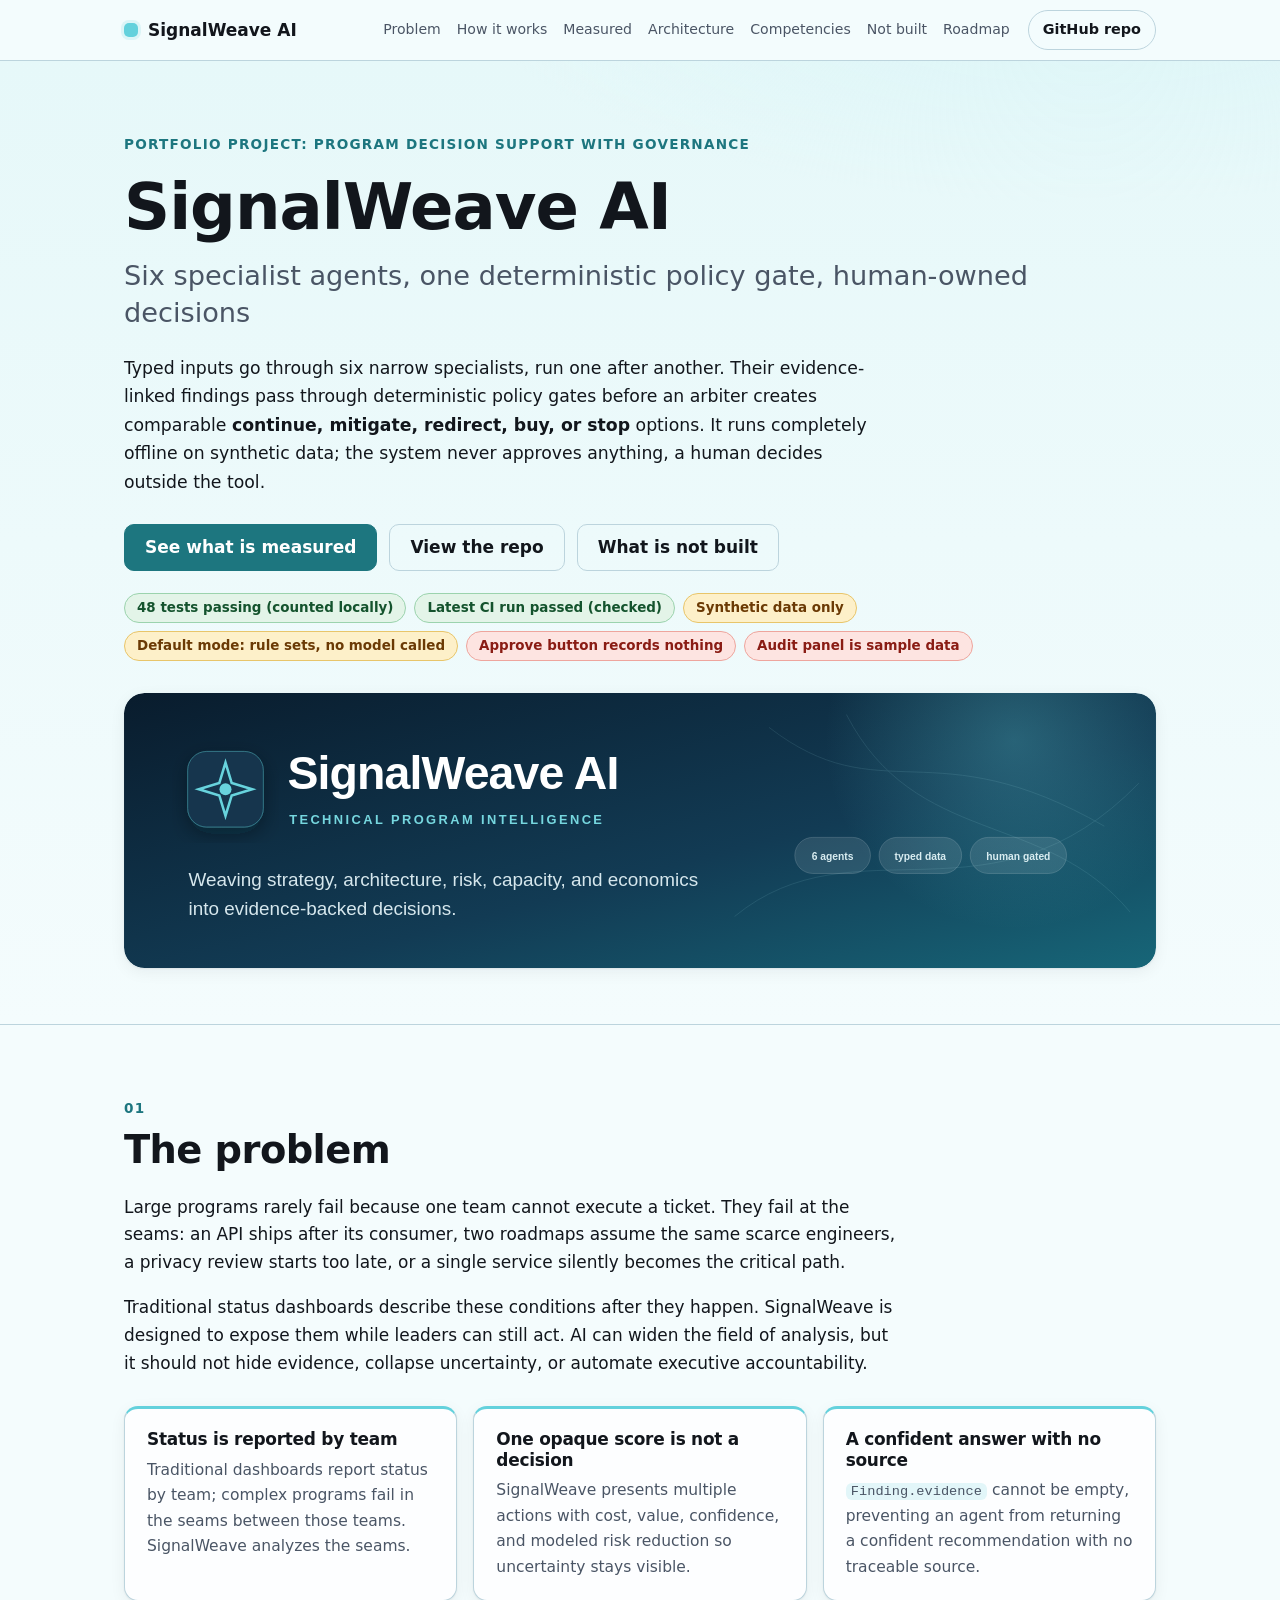
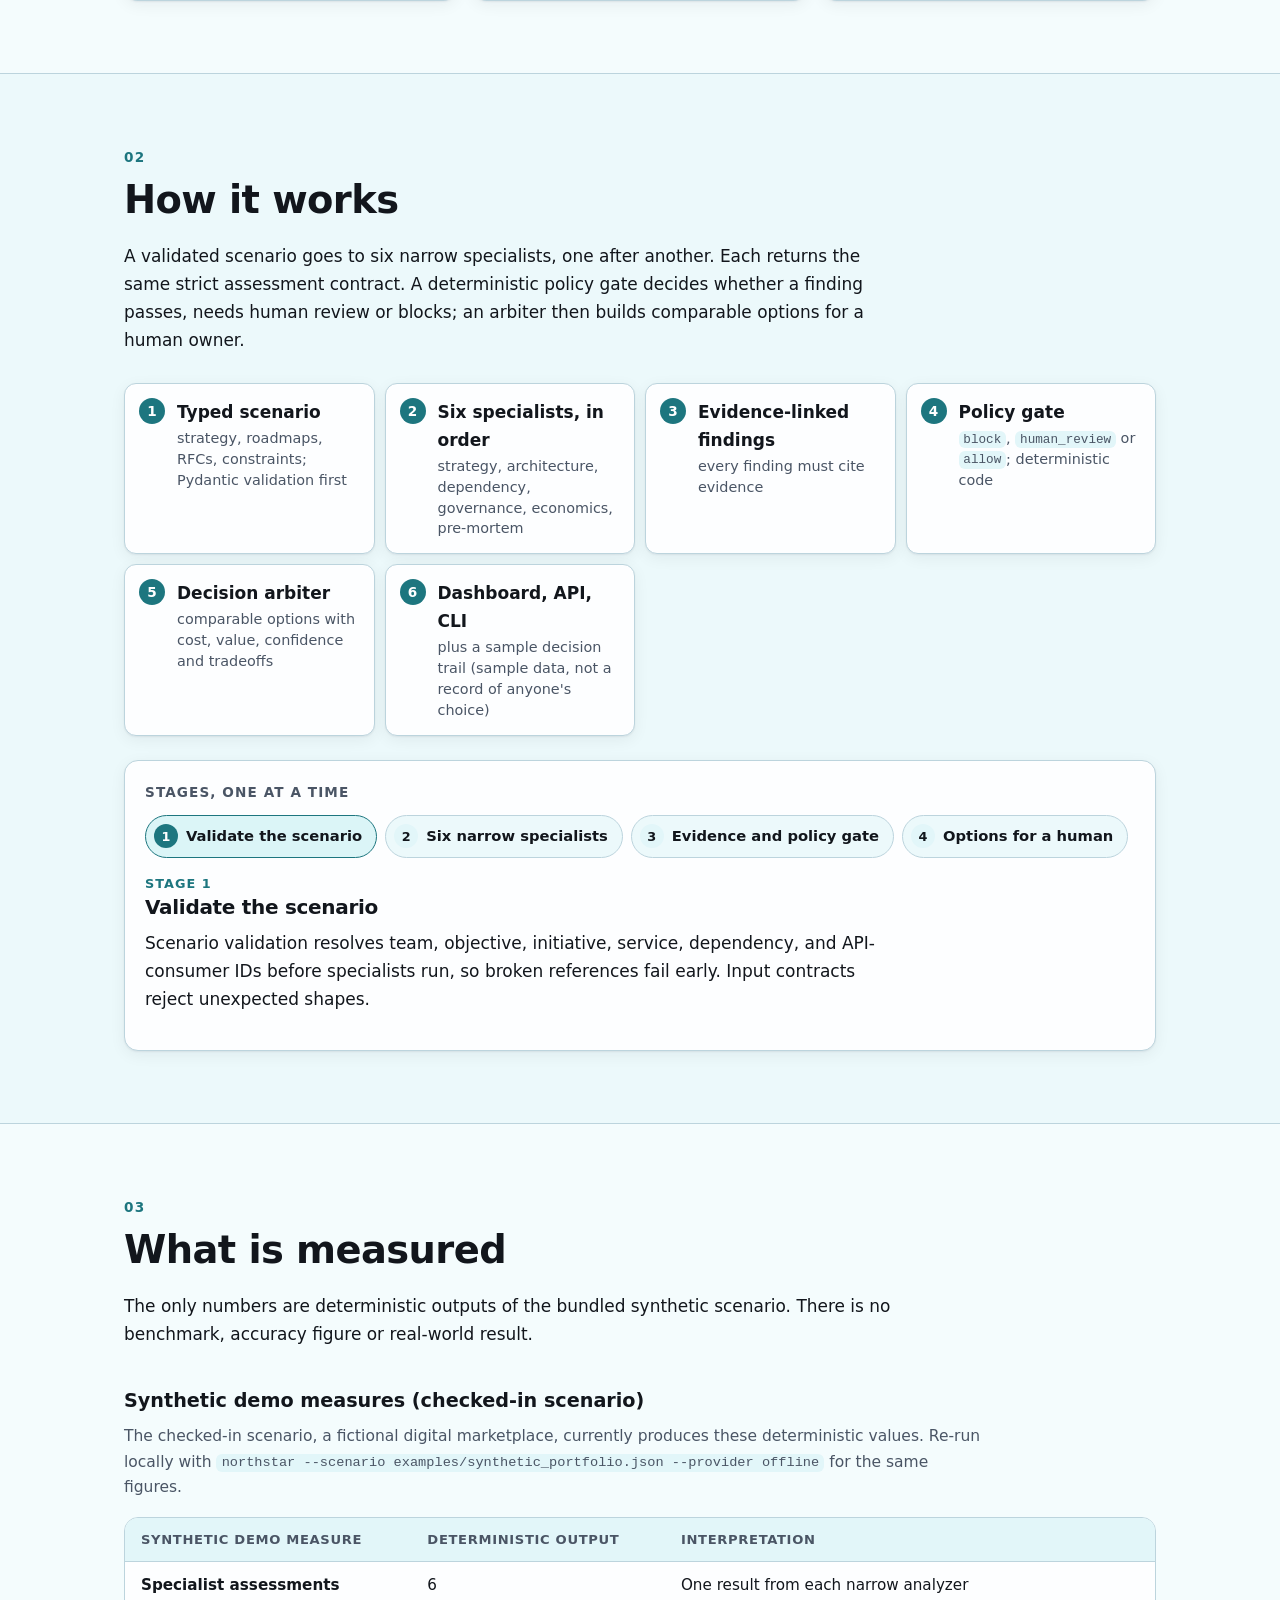
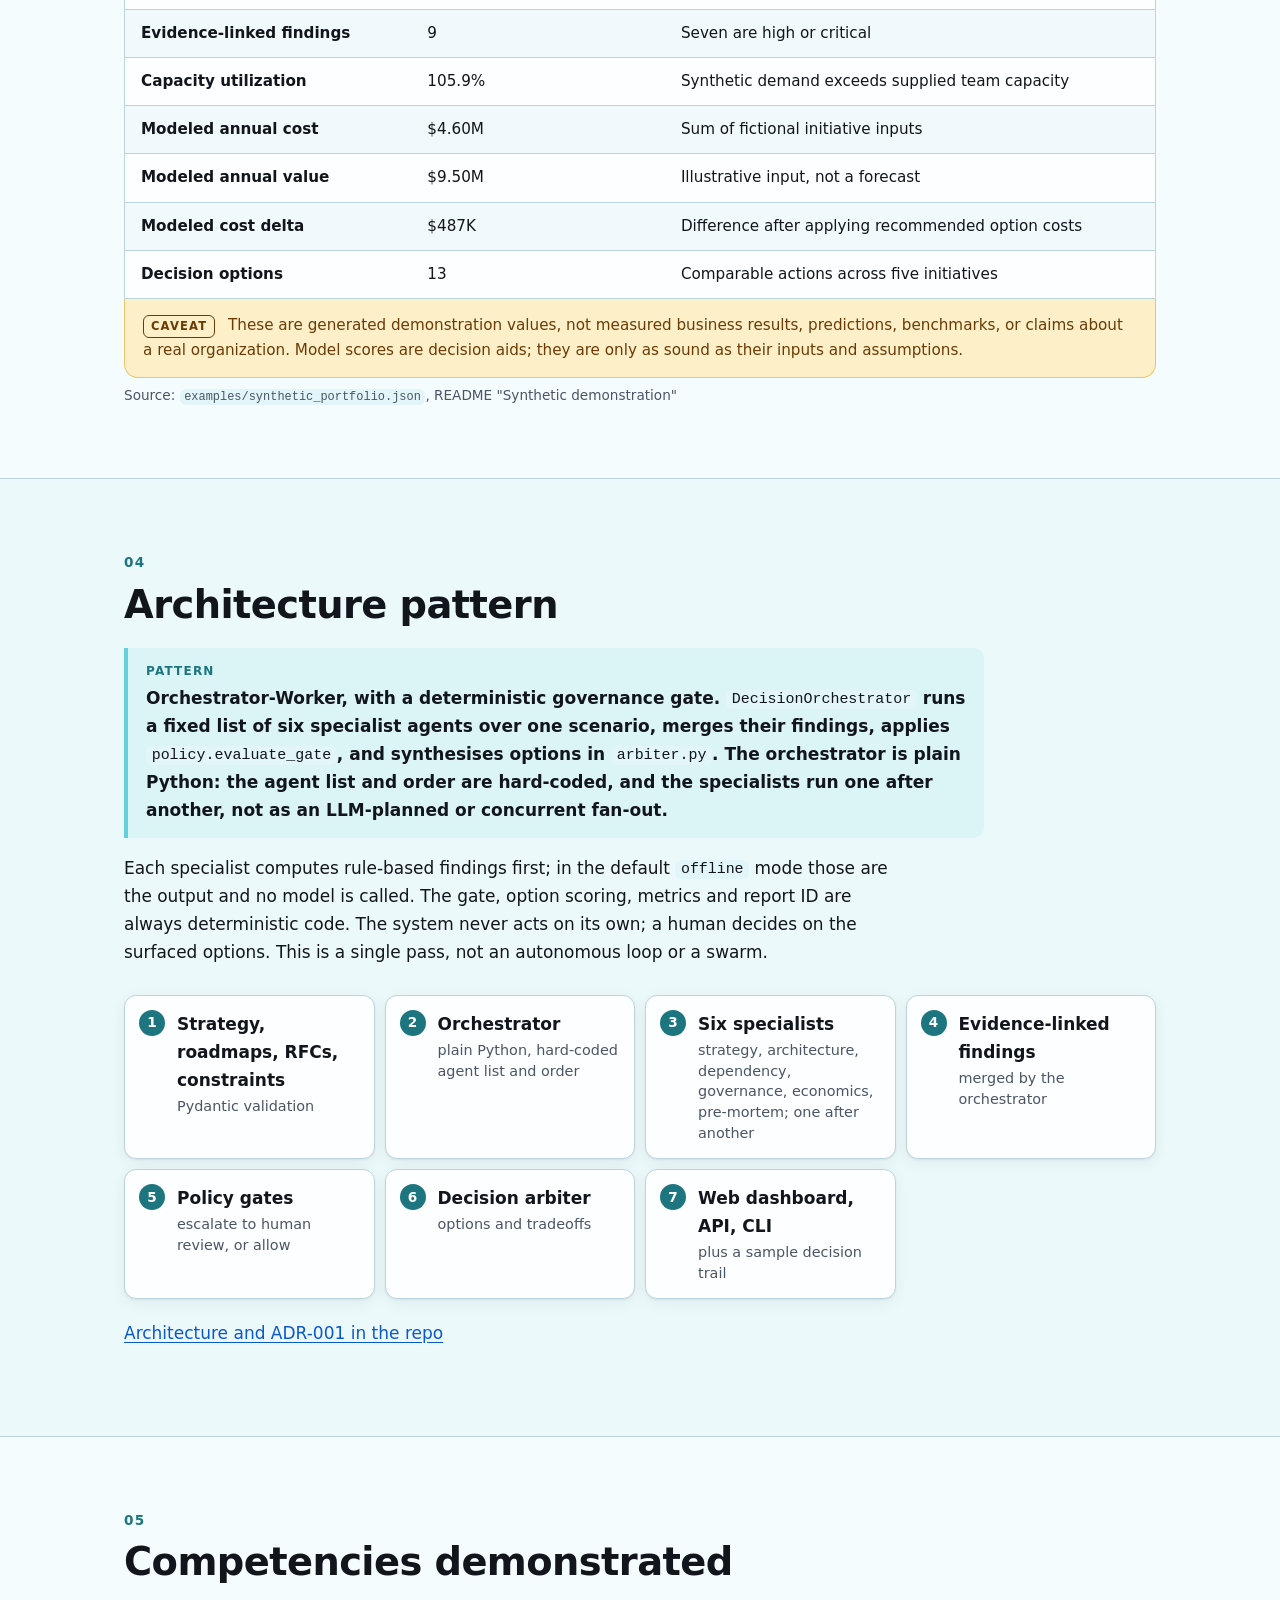
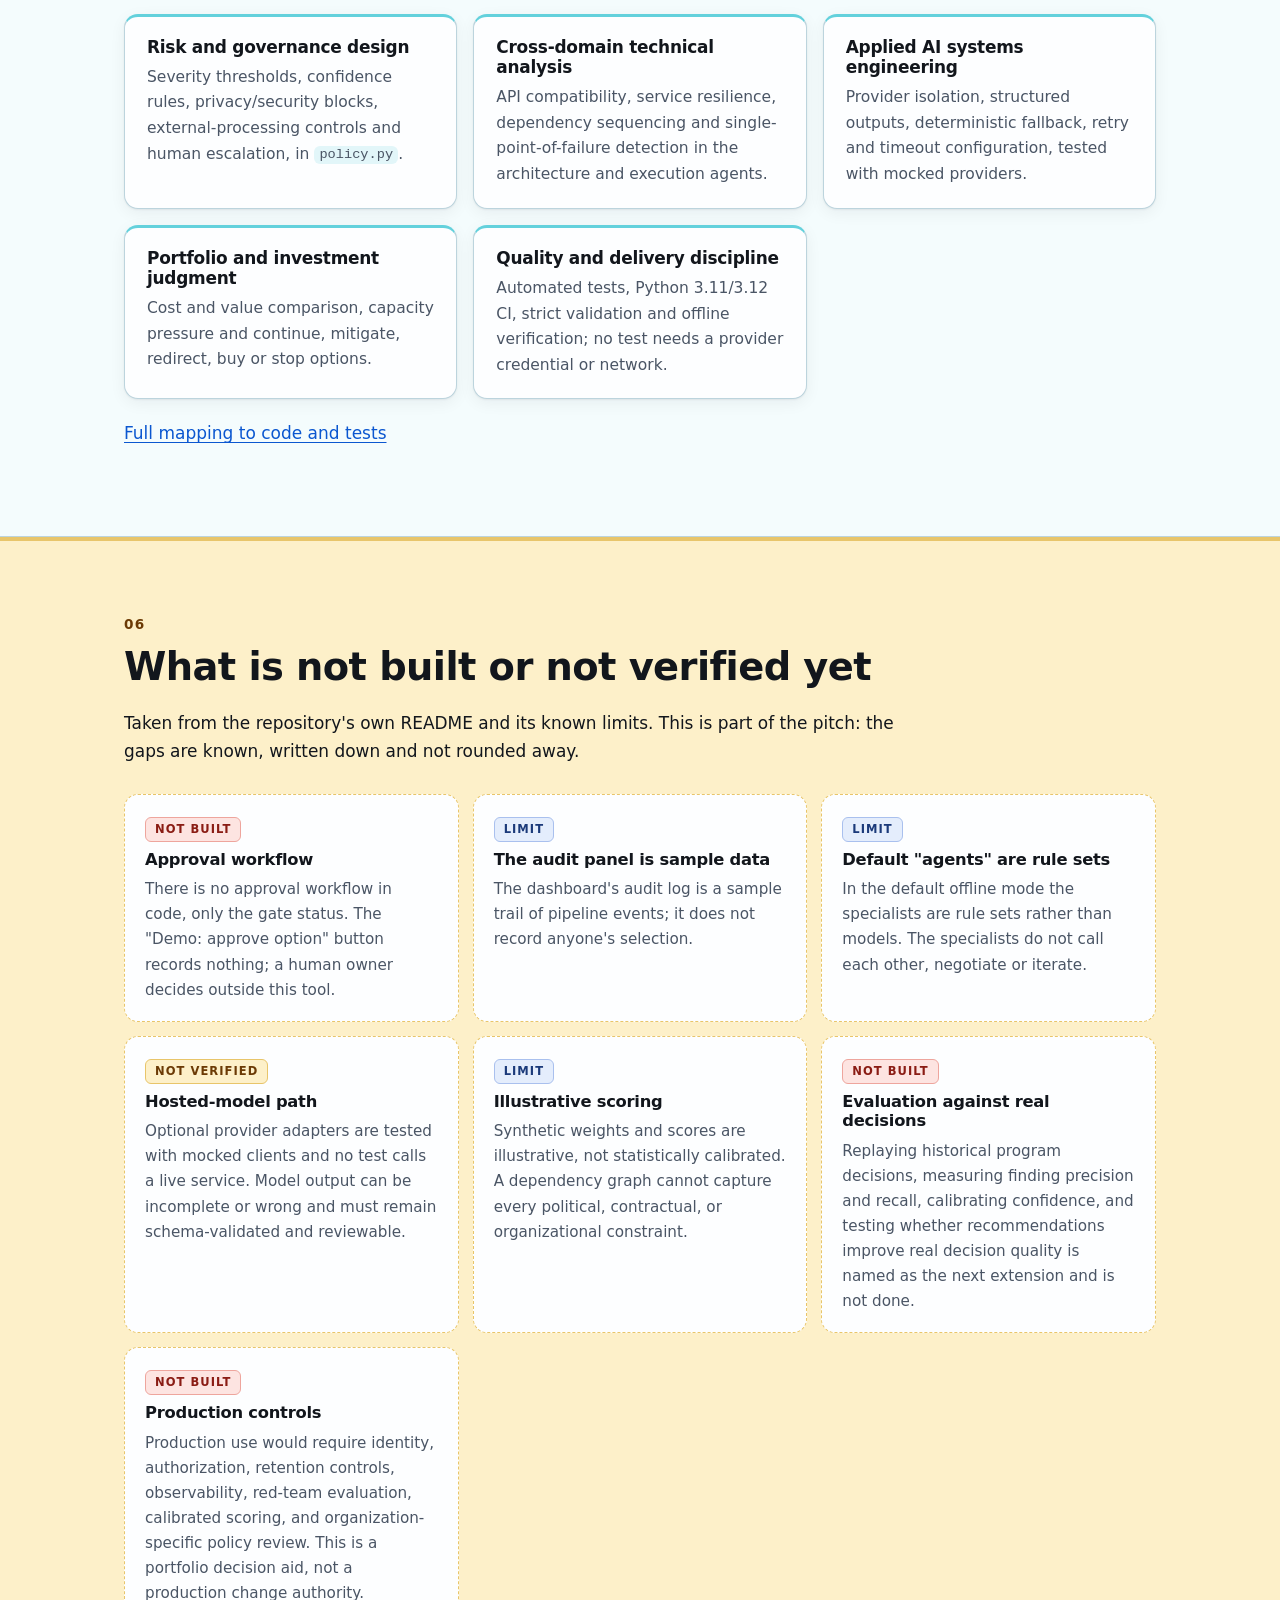
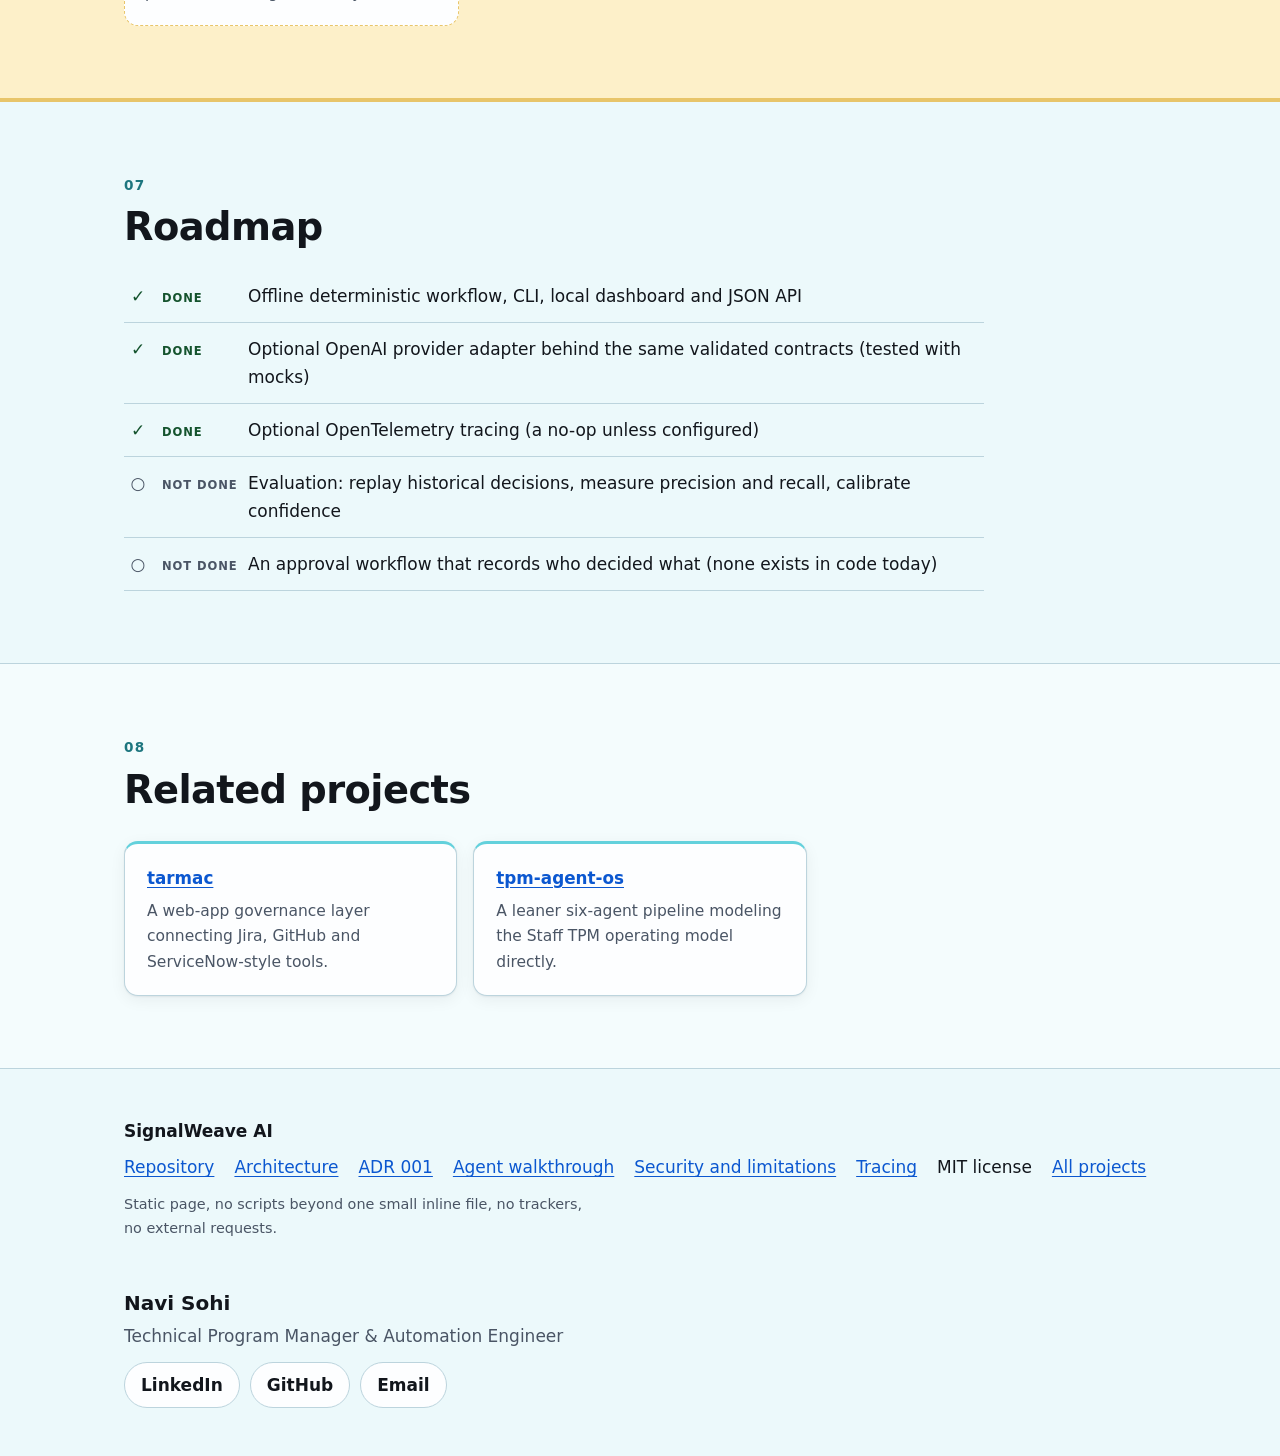
<file: site/index.html>
<!doctype html>
<html lang="en">
<head>
<meta charset="utf-8">
<meta name="viewport" content="width=device-width, initial-scale=1">
<meta name="color-scheme" content="light dark">
<title>SignalWeave AI: Six specialist agents, one deterministic policy gate, human-owned decisions</title>
<meta name="description" content="Typed inputs go through six narrow specialists, run one after another. Their evidence-linked findings pass through deterministic policy gates before an arbiter creates comparable **continue, mitigate, redirect, buy, or stop** options. It runs completely offline on synthetic data; the system never approves anything, a human decides outside the tool.">
<style>/* Shared design system. Per-project accent variables are injected after this file. */
:root{
  --bg:#f4f6fc; --surface:#eaeefa; --surface-2:#dfe5f6; --card:#ffffff; --hero:#e4e9f8; --text:#12161c; --muted:#4a5565;
  --border:#d5dbe3; --link:#0b57d0;
  --ok-bg:#e3f4e8; --ok-fg:#14532d; --ok-bd:#9bd3ad;
  --sim-bg:#fdf0c9; --sim-fg:#6b3a05; --sim-bd:#e8c56a;
  --warn-bg:#fde4e1; --warn-fg:#8a1c14; --warn-bd:#eea59d;
  --info-bg:#e4edfc; --info-fg:#1b3a7a; --info-bd:#a9c0ee;
  --accent:#0b57d0; --accent-ink:#0b57d0; --accent-fill:#0b57d0; --on-accent:#ffffff; --accent-soft:#0b57d01f;
  --radius:14px; --shadow:0 1px 2px rgba(15,23,42,.06),0 4px 16px rgba(15,23,42,.06);
  --font:system-ui,-apple-system,"Segoe UI",Roboto,"Helvetica Neue",Arial,sans-serif;
  --mono:ui-monospace,SFMono-Regular,Menlo,Consolas,monospace;
  --header-h:60px;
}
@media (prefers-color-scheme:dark){
  :root{
    --bg:#0d1117; --surface:#161b22; --surface-2:#1e252e; --card:#161b22; --hero:#1a2030; --text:#e8ecf2; --muted:#a3adbb;
    --border:#2c3541; --link:#8ab4ff;
    --ok-bg:#12301f; --ok-fg:#8be0a6; --ok-bd:#235a37;
    --sim-bg:#3a2a0a; --sim-fg:#fcd34d; --sim-bd:#6b4d12;
    --warn-bg:#3d1816; --warn-fg:#ffaaa3; --warn-bd:#74302b;
    --info-bg:#14284a; --info-fg:#a5c4ff; --info-bd:#2b4a80;
    --accent-ink:#8ab4ff; --accent-fill:#2f6fe0; --on-accent:#ffffff; --accent-soft:#2f6fe026;
    --shadow:0 1px 2px rgba(0,0,0,.4),0 4px 16px rgba(0,0,0,.35);
  }
}
*,*::before,*::after{box-sizing:border-box}
html{scroll-behavior:smooth;scroll-padding-top:calc(var(--header-h) + 12px);-webkit-text-size-adjust:100%}
body{margin:0;background:var(--bg);color:var(--text);font:400 17px/1.65 var(--font);overflow-wrap:break-word}
img,svg{max-width:100%;height:auto;display:block}
a{color:var(--link);text-underline-offset:3px}
a:hover{text-decoration-thickness:2px}
code{font:500 .88em var(--mono);background:var(--surface-2);padding:.1em .38em;border-radius:6px;overflow-wrap:anywhere}
h1,h2,h3{line-height:1.2;margin:0;letter-spacing:-.015em}
p{margin:0 0 1em}
:focus-visible{outline:3px solid var(--accent-ink);outline-offset:3px;border-radius:6px}
.wrap{width:100%;max-width:1080px;margin:0 auto;padding:0 24px}
.skip{position:absolute;left:12px;top:-60px;background:var(--text);color:var(--bg);padding:10px 16px;border-radius:8px;z-index:100;font-weight:600}
.skip:focus{top:12px}

/* Header */
.site-header{position:sticky;top:0;z-index:50;background:color-mix(in srgb,var(--bg) 92%,transparent);backdrop-filter:saturate(1.4) blur(10px);border-bottom:1px solid var(--border)}
.bar{display:flex;align-items:center;gap:20px;min-height:var(--header-h)}
.brand{display:inline-flex;align-items:center;gap:10px;font-weight:700;color:var(--text);text-decoration:none;white-space:nowrap}
.brand-dot{width:14px;height:14px;border-radius:5px;background:var(--accent);box-shadow:0 0 0 3px var(--accent-soft)}
.site-header nav{display:flex;gap:4px;margin-left:auto;overflow-x:auto;scrollbar-width:none}
.site-header nav::-webkit-scrollbar{display:none}
.site-header nav a{color:var(--muted);text-decoration:none;padding:8px 10px;border-radius:8px;font-size:.92rem;font-weight:500;white-space:nowrap}
.brand{flex-shrink:0;white-space:nowrap}
@media (min-width:721px){
  .bar{flex-wrap:wrap;gap:6px 12px}
  .bar .btn-small{margin-left:auto}
  .site-header nav{flex:1 1 auto;justify-content:flex-end;flex-wrap:wrap;overflow:visible}
  .site-header nav a{padding:8px 6px;font-size:.88rem}
}
.site-header nav a:hover{color:var(--text);background:var(--surface-2)}
.btn-small{white-space:nowrap;font-size:.9rem;font-weight:600;text-decoration:none;color:var(--text);border:1px solid var(--border);padding:7px 14px;border-radius:999px}
.btn-small:hover{background:var(--surface-2)}

/* Hero */
.hero{padding:72px 0 56px;background:radial-gradient(900px 340px at 85% -10%,var(--accent-soft),transparent 70%),linear-gradient(180deg,var(--hero),var(--bg));border-bottom:1px solid var(--border)}
.kicker{color:var(--accent-ink);font-weight:700;font-size:.85rem;letter-spacing:.09em;text-transform:uppercase;margin-bottom:14px}
.hero h1{font-size:clamp(2.4rem,6vw,4rem);font-weight:800}
.tagline{font-size:clamp(1.25rem,2.6vw,1.7rem);color:var(--muted);margin:12px 0 22px;font-weight:500;line-height:1.35}
.summary{max-width:760px;font-size:1.08rem}
.cta{display:flex;flex-wrap:wrap;gap:12px;margin:28px 0 22px}
.btn{display:inline-block;padding:12px 20px;border-radius:10px;font-weight:650;text-decoration:none;border:1.5px solid var(--border);color:var(--text);line-height:1.2}
.btn-primary{background:var(--accent-fill);border-color:var(--accent-fill);color:var(--on-accent)}
.btn-primary:hover{filter:brightness(1.08)}
.btn-ghost:hover{background:var(--surface-2)}
.chips{list-style:none;display:flex;flex-wrap:wrap;gap:8px;padding:0;margin:0 0 32px}
.chip{font-size:.84rem;font-weight:600;padding:5px 12px;border-radius:999px;border:1px solid;line-height:1.35}
.chip-ok{background:var(--ok-bg);color:var(--ok-fg);border-color:var(--ok-bd)}
.chip-sim{background:var(--sim-bg);color:var(--sim-fg);border-color:var(--sim-bd)}
.chip-warn{background:var(--warn-bg);color:var(--warn-fg);border-color:var(--warn-bd)}
.chip-info{background:var(--info-bg);color:var(--info-fg);border-color:var(--info-bd)}
.banner{border-radius:20px;box-shadow:var(--shadow);width:100%}

/* Sections */
.section{padding:72px 0;border-bottom:1px solid var(--border)}
.section.alt{background:var(--surface)}
.eyebrow{margin:0 0 8px;font-size:.85rem;font-weight:700;letter-spacing:.1em;color:var(--accent-ink)}
.section h2{font-size:clamp(1.7rem,3.6vw,2.4rem);font-weight:780;margin-bottom:20px}
.lede{max-width:780px;font-size:1.06rem}
.more{margin-top:20px}
.cards{list-style:none;margin:28px 0 0;padding:0;display:grid;gap:16px}
.cards-3{grid-template-columns:repeat(auto-fill,minmax(min(100%,300px),1fr))}
.cards li{background:var(--card);box-shadow:var(--shadow);border:1px solid var(--border);border-radius:var(--radius);padding:20px 22px;border-top:3px solid var(--accent)}
.section.alt .cards li{background:var(--card)}
.cards h3{font-size:1.06rem;margin-bottom:8px}
.cards p{margin:0;color:var(--muted);font-size:.97rem}
.related .rel-name{font-weight:700;font-size:1.05rem;display:inline-block;margin-bottom:6px;overflow-wrap:anywhere}

/* How it works */
.diagram{margin:28px 0;background:#f8fafc;border:1px solid var(--border);border-radius:var(--radius);padding:8px;box-shadow:var(--shadow)}
.diagram img{border-radius:10px;width:100%}
.diagram figcaption{color:#475569;font-size:.9rem;padding:10px 12px 6px}
.stepper{box-shadow:var(--shadow);background:var(--card);border:1px solid var(--border);border-radius:var(--radius);padding:20px}
.stepper-hint{color:var(--muted);font-size:.85rem;font-weight:600;margin-bottom:12px;text-transform:uppercase;letter-spacing:.08em}
.tabs{display:flex;flex-wrap:wrap;gap:8px;margin-bottom:18px}
.tabs button{font:inherit;font-size:.92rem;font-weight:600;display:inline-flex;align-items:center;gap:8px;padding:8px 14px 8px 8px;border-radius:999px;border:1.5px solid var(--border);background:var(--surface);color:var(--text);cursor:pointer;text-align:left}
.tabs button:hover{background:var(--surface-2)}
.tab-n{display:inline-grid;place-items:center;width:24px;height:24px;border-radius:50%;background:var(--surface-2);font-size:.8rem}
.tabs button[aria-selected=true]{border-color:var(--accent-ink);background:var(--accent-soft)}
.tabs button[aria-selected=true] .tab-n{background:var(--accent-fill);color:var(--on-accent)}
.panel h3{font-size:1.25rem;margin-bottom:10px}
.panel-n{color:var(--accent-ink);font-size:.8rem;letter-spacing:.08em;text-transform:uppercase;display:block;margin-bottom:4px}
.panel p{max-width:760px}
.panel-note{color:var(--sim-fg);background:var(--sim-bg);border:1px solid var(--sim-bd);border-radius:10px;padding:10px 14px;font-size:.93rem;font-weight:500}
/* Without JS every stage is listed; with JS only the selected one. */
html:not(.js) .tabs,html:not(.js) .stepper-hint{display:none}
html:not(.js) .panel{padding:14px 0;border-top:1px solid var(--border)}
html.js .panel[hidden]{display:none}

/* Result tables */
.result{margin:36px 0 0;padding:0}
.result figcaption{font-size:1.2rem;font-weight:700;margin-bottom:8px}
.tbl-context{color:var(--muted);max-width:860px;font-size:.97rem}
.tbl-scroll{overflow-x:auto;border:1px solid var(--border);border-radius:var(--radius) var(--radius) 0 0;background:var(--card)}
table{border-collapse:collapse;width:100%;font-size:.95rem}
th,td{text-align:left;padding:11px 16px;border-bottom:1px solid var(--border);vertical-align:top}
thead th{background:var(--surface-2);font-size:.82rem;text-transform:uppercase;letter-spacing:.05em;color:var(--muted);white-space:nowrap}
tbody th{font-weight:600}
tbody tr:last-child th,tbody tr:last-child td{border-bottom:0}
tbody tr:nth-child(even){background:color-mix(in srgb,var(--surface) 70%,transparent)}
.caveat{margin:0;padding:14px 18px;background:var(--sim-bg);color:var(--sim-fg);border:1px solid var(--sim-bd);border-top:0;border-radius:0 0 var(--radius) var(--radius);font-size:.95rem;font-weight:500}
.caveat-label{display:inline-block;font-size:.72rem;font-weight:800;letter-spacing:.1em;text-transform:uppercase;border:1.5px solid currentColor;border-radius:6px;padding:1px 7px;margin-right:8px}
.caveat code{background:rgba(0,0,0,.08)}
.tbl-notes{color:var(--muted);font-size:.95rem;margin-top:14px;max-width:860px}
.tbl-notes p{margin-bottom:.6em}
.tbl-source{color:var(--muted);font-size:.85rem;margin:6px 0 0}

/* Architecture */
.pattern{background:var(--accent-soft);border-left:4px solid var(--accent);padding:14px 18px;border-radius:0 10px 10px 0;font-weight:600;max-width:860px}
.pattern span{display:block;font-size:.75rem;letter-spacing:.1em;text-transform:uppercase;color:var(--accent-ink);margin-bottom:2px}
.flow{list-style:none;counter-reset:f;margin:28px 0 0;padding:0;display:grid;gap:10px;grid-template-columns:repeat(auto-fill,minmax(min(100%,240px),1fr))}
.flow li{box-shadow:var(--shadow);counter-increment:f;position:relative;background:var(--card);border:1px solid var(--border);border-radius:12px;padding:14px 16px 14px 52px;min-height:72px}
.flow li::before{content:counter(f);position:absolute;left:14px;top:14px;width:26px;height:26px;border-radius:50%;background:var(--accent-fill);color:var(--on-accent);display:grid;place-items:center;font-weight:700;font-size:.85rem}
.flow-label{display:block;font-weight:700}
.flow-detail{display:block;color:var(--muted);font-size:.9rem;line-height:1.45;margin-top:2px}
.flow + .stepper{margin-top:24px}

/* Not built */
.section.nb{background:var(--sim-bg);border-top:4px solid var(--sim-bd);border-bottom:4px solid var(--sim-bd)}
.section.nb .eyebrow{color:var(--sim-fg)}
.section.nb h2,.section.nb .lede{color:var(--text)}
.nb-list{list-style:none;margin:28px 0 0;padding:0;display:grid;gap:14px;grid-template-columns:repeat(auto-fill,minmax(min(100%,320px),1fr))}
.nb-list li{background:var(--card);border:1.5px dashed var(--sim-bd);border-radius:var(--radius);padding:18px 20px}
.nb-list h3{font-size:1.02rem;margin:8px 0}
.nb-list p{margin:0;color:var(--muted);font-size:.95rem}
.status{display:inline-block;font-size:.72rem;font-weight:800;letter-spacing:.09em;text-transform:uppercase;padding:2px 9px;border-radius:6px;border:1.5px solid}
.status-not-built{background:var(--warn-bg);color:var(--warn-fg);border-color:var(--warn-bd)}
.status-not-verified{background:var(--sim-bg);color:var(--sim-fg);border-color:var(--sim-bd)}
.status-limit{background:var(--info-bg);color:var(--info-fg);border-color:var(--info-bd)}

/* Roadmap */
.roadmap{list-style:none;margin:8px 0 0;padding:0;max-width:860px}
.roadmap li{display:grid;grid-template-columns:28px 76px 1fr;gap:6px 10px;align-items:baseline;padding:12px 0;border-bottom:1px solid var(--border)}
.road-mark{font-weight:800;text-align:center}
.done .road-mark{color:var(--ok-fg)}
.todo .road-mark{color:var(--muted)}
.road-state{font-size:.72rem;font-weight:800;text-transform:uppercase;letter-spacing:.08em;color:var(--muted)}
.done .road-state{color:var(--ok-fg)}

/* Footer */
.site-footer{background:var(--surface);padding:48px 0}
.foot{display:flex;flex-wrap:wrap;gap:32px 64px;justify-content:space-between}
.foot-title{font-weight:700;margin-bottom:8px}
.foot-links{list-style:none;margin:0 0 12px;padding:0;display:flex;flex-wrap:wrap;gap:6px 20px}
.foot-note{color:var(--muted);font-size:.9rem;max-width:460px}
.contact{text-align:left}
.contact-name{font-size:1.25rem;font-weight:750;margin:0}
.contact-role{color:var(--muted);margin:2px 0 12px}
.contact-links{list-style:none;padding:0;margin:0;display:flex;gap:10px;flex-wrap:wrap}
.contact-links a{display:inline-block;padding:8px 16px;border-radius:999px;border:1.5px solid var(--border);color:var(--text);font-weight:600;text-decoration:none;background:var(--card)}
.contact-links a:hover{border-color:var(--accent-ink)}

/* Hub */
.hub-grid{list-style:none;margin:28px 0 0;padding:0;display:grid;gap:24px;grid-template-columns:repeat(auto-fill,minmax(min(100%,440px),1fr))}
.hub-card{background:linear-gradient(180deg,var(--wash,var(--card)),var(--card) 55%);border:1px solid var(--border);border-radius:18px;padding:18px;box-shadow:var(--shadow);display:flex;flex-direction:column;border-top:4px solid var(--accent)}
.hub-card img{border-radius:12px;margin-bottom:16px}
.hub-card h2{font-size:1.6rem;margin:0 0 4px}
.hub-card h2 a{color:var(--text);text-decoration:none}
.hub-card h2 a:hover{color:var(--accent-ink);text-decoration:underline}
.tagline-sm{color:var(--accent-ink);font-weight:650;margin-bottom:10px}
.hub-card .chips{margin:6px 0 20px}
.card-links{margin:auto 0 0;display:flex;flex-wrap:wrap;gap:10px}

@media (max-width:720px){
  body{font-size:16px}
  .wrap{padding:0 18px}
  .bar{flex-wrap:wrap;gap:6px 12px;padding-top:8px;padding-bottom:4px}
  .site-header nav{order:3;width:100%;margin-left:-8px;padding-bottom:4px}
  .btn-small{margin-left:auto}
  :root{--header-h:96px}
  .hero{padding:40px 0 36px}
  .section{padding:48px 0}
  .stepper{padding:14px}
  .roadmap li{grid-template-columns:24px 1fr;}
  .road-state{grid-column:2}
  .road-text{grid-column:2}
  th,td{padding:10px 12px}
  .tbl-scroll.wide table{min-width:560px}
  .diagram-scroll{overflow-x:auto}
  .diagram-scroll img{min-width:760px}
  .scroll-hint{display:block}
}
@media (prefers-reduced-motion:reduce){
  html{scroll-behavior:auto}
  *{transition:none!important;animation:none!important}
}
@media print{.site-header,.skip{display:none}body,.hero,.section,.section.alt,.site-footer{background:#fff!important}}
thead code{text-transform:none;background:none;padding:0;letter-spacing:0}
.diagram-scroll{border-radius:10px}
.scroll-hint{display:none;color:var(--muted);font-size:.85rem;margin:-14px 0 20px}
.hero h1+.summary{margin-top:20px}
:root{--bg:#f4fcfd;--surface:#ecf9fb;--surface-2:#e2f6f9;--card:#fdfeff;--hero:#e6f8f9;--border:#bcd4dd;--accent:#63d1dc;--accent-ink:#1d767f;--accent-fill:#1d767f;--on-accent:#ffffff;--accent-soft:#dbf5f7;}@media (prefers-color-scheme:dark){:root{--bg:#121e25;--surface:#15252b;--surface-2:#182d34;--card:#1b282f;--hero:#192f36;--border:#324a56;--accent:#63d1dc;--accent-ink:#63d1dc;--accent-fill:#63d1dc;--on-accent:#0b0f14;--accent-soft:#1c373e;}}</style>
</head>
<body>
<a class="skip" href="#main">Skip to content</a><header class="site-header"><div class="wrap bar"><a class="brand" href="https://plainjane20.github.io/projects/"><span class="brand-dot" aria-hidden="true"></span>SignalWeave AI</a><nav aria-label="Sections"><a href="#problem">Problem</a><a href="#how">How it works</a><a href="#measured">Measured</a><a href="#architecture">Architecture</a><a href="#competencies">Competencies</a><a href="#not-built">Not built</a><a href="#roadmap">Roadmap</a></nav><a class="btn-small" href="https://github.com/PlainJane20/signalweave-ai" rel="noopener noreferrer" target="_blank">GitHub repo</a></div></header><main id="main"><section class="hero" aria-labelledby="hero-h"><div class="wrap"><p class="kicker">Portfolio project: program decision support with governance</p><h1 id="hero-h">SignalWeave AI</h1><p class="tagline">Six specialist agents, one deterministic policy gate, human-owned decisions</p><p class="summary">Typed inputs go through six narrow specialists, run one after another. Their evidence-linked findings pass through deterministic policy gates before an arbiter creates comparable <strong>continue, mitigate, redirect, buy, or stop</strong> options. It runs completely offline on synthetic data; the system never approves anything, a human decides outside the tool.</p><p class="cta"><a class="btn btn-primary" href="#measured">See what is measured</a><a class="btn btn-ghost" href="https://github.com/PlainJane20/signalweave-ai" rel="noopener noreferrer" target="_blank">View the repo</a><a class="btn btn-ghost" href="#not-built">What is not built</a></p><ul class="chips" aria-label="Status"><li class="chip chip-ok">48 tests passing (counted locally)</li><li class="chip chip-ok">Latest CI run passed (checked)</li><li class="chip chip-sim">Synthetic data only</li><li class="chip chip-sim">Default mode: rule sets, no model called</li><li class="chip chip-warn">Approve button records nothing</li><li class="chip chip-warn">Audit panel is sample data</li></ul><img class="banner" src="assets/banner.svg" alt="SignalWeave AI banner: evidence-backed technical program decisions" width="1200" height="320"></div></section><section id="problem" class="section " aria-labelledby="problem-h"><div class="wrap"><p class="eyebrow"><span>01</span></p><h2 id="problem-h">The problem</h2><p class="lede">Large programs rarely fail because one team cannot execute a ticket. They fail at the seams: an API ships after its consumer, two roadmaps assume the same scarce engineers, a privacy review starts too late, or a single service silently becomes the critical path.</p><p class="lede">Traditional status dashboards describe these conditions after they happen. SignalWeave is designed to expose them while leaders can still act. AI can widen the field of analysis, but it should not hide evidence, collapse uncertainty, or automate executive accountability.</p><ul class="cards cards-3"><li><h3>Status is reported by team</h3><p>Traditional dashboards report status by team; complex programs fail in the seams between those teams. SignalWeave analyzes the seams.</p></li><li><h3>One opaque score is not a decision</h3><p>SignalWeave presents multiple actions with cost, value, confidence, and modeled risk reduction so uncertainty stays visible.</p></li><li><h3>A confident answer with no source</h3><p><code>Finding.evidence</code> cannot be empty, preventing an agent from returning a confident recommendation with no traceable source.</p></li></ul></div></section><section id="how" class="section alt" aria-labelledby="how-h"><div class="wrap"><p class="eyebrow"><span>02</span></p><h2 id="how-h">How it works</h2><p class="lede">A validated scenario goes to six narrow specialists, one after another. Each returns the same strict assessment contract. A deterministic policy gate decides whether a finding passes, needs human review or blocks; an arbiter then builds comparable options for a human owner.</p><ol class="flow"><li><span class="flow-label">Typed scenario</span><span class="flow-detail">strategy, roadmaps, RFCs, constraints; Pydantic validation first</span></li><li><span class="flow-label">Six specialists, in order</span><span class="flow-detail">strategy, architecture, dependency, governance, economics, pre-mortem</span></li><li><span class="flow-label">Evidence-linked findings</span><span class="flow-detail">every finding must cite evidence</span></li><li><span class="flow-label">Policy gate</span><span class="flow-detail"><code>block</code>, <code>human_review</code> or <code>allow</code>; deterministic code</span></li><li><span class="flow-label">Decision arbiter</span><span class="flow-detail">comparable options with cost, value, confidence and tradeoffs</span></li><li><span class="flow-label">Dashboard, API, CLI</span><span class="flow-detail">plus a sample decision trail (sample data, not a record of anyone&#x27;s choice)</span></li></ol><div class="stepper" data-stepper><p class="stepper-hint">Stages, one at a time</p><div class="tabs" role="tablist" aria-label="Stages"><button type="button" role="tab" id="tab-0" aria-controls="panel-0" aria-selected="true" tabindex="0"><span class="tab-n">1</span><span class="tab-t">Validate the scenario</span></button><button type="button" role="tab" id="tab-1" aria-controls="panel-1" aria-selected="false" tabindex="-1"><span class="tab-n">2</span><span class="tab-t">Six narrow specialists</span></button><button type="button" role="tab" id="tab-2" aria-controls="panel-2" aria-selected="false" tabindex="-1"><span class="tab-n">3</span><span class="tab-t">Evidence and policy gate</span></button><button type="button" role="tab" id="tab-3" aria-controls="panel-3" aria-selected="false" tabindex="-1"><span class="tab-n">4</span><span class="tab-t">Options for a human</span></button></div><div class="panels"><div role="tabpanel" id="panel-0" aria-labelledby="tab-0" class="panel"><h3><span class="panel-n">Stage 1</span> Validate the scenario</h3><p>Scenario validation resolves team, objective, initiative, service, dependency, and API-consumer IDs before specialists run, so broken references fail early. Input contracts reject unexpected shapes.</p></div><div role="tabpanel" id="panel-1" aria-labelledby="tab-1" class="panel" data-later><h3><span class="panel-n">Stage 2</span> Six narrow specialists</h3><p>Each agent owns one analytical lens and returns the same strict <code>AgentAssessment</code> contract. They run one after another and do not call each other, negotiate or iterate.</p><p class="panel-note">In the default <code>offline</code> mode these agents are rule sets, not models. With <code>NORTHSTAR_PROVIDER=openai</code> a model&#x27;s structured assessment replaces the rule-based one, and any provider error falls back to the rules.</p></div><div role="tabpanel" id="panel-2" aria-labelledby="tab-2" class="panel" data-later><h3><span class="panel-n">Stage 3</span> Evidence and policy gate</h3><p>The gate returns <code>block</code>, <code>human_review</code> or <code>allow</code>. High severity, low confidence, irreversible, privacy or security findings are escalated for human review. Agent output is treated as untrusted data until schema validation and policy evaluation succeed.</p></div><div role="tabpanel" id="panel-3" aria-labelledby="tab-3" class="panel" data-later><h3><span class="panel-n">Stage 4</span> Options for a human</h3><p>The arbiter creates comparable options with confidence, evidence, owners and the human approvals they would require. Approval itself happens outside the tool.</p><p class="panel-note">There is no approval workflow in code, only the gate status. The dashboard&#x27;s &quot;Demo: approve option&quot; button just updates on-page text, is labelled as a demonstration, and records nothing.</p></div></div></div></div></section><section id="measured" class="section " aria-labelledby="measured-h"><div class="wrap"><p class="eyebrow"><span>03</span></p><h2 id="measured-h">What is measured</h2><p class="lede">The only numbers are deterministic outputs of the bundled synthetic scenario. There is no benchmark, accuracy figure or real-world result.</p><figure class="result" aria-labelledby="tbl-0-cap"><figcaption id="tbl-0-cap">Synthetic demo measures (checked-in scenario)</figcaption><p class="tbl-context">The checked-in scenario, a fictional digital marketplace, currently produces these deterministic values. Re-run locally with <code>northstar --scenario examples/synthetic_portfolio.json --provider offline</code> for the same figures.</p><div class="tbl-scroll wide" role="region" aria-labelledby="tbl-0-cap" tabindex="0"><table><thead><tr><th scope="col">Synthetic demo measure</th><th scope="col">Deterministic output</th><th scope="col">Interpretation</th></tr></thead><tbody><tr><th scope="row">Specialist assessments</th><td>6</td><td>One result from each narrow analyzer</td></tr><tr><th scope="row">Evidence-linked findings</th><td>9</td><td>Seven are high or critical</td></tr><tr><th scope="row">Capacity utilization</th><td>105.9%</td><td>Synthetic demand exceeds supplied team capacity</td></tr><tr><th scope="row">Modeled annual cost</th><td>$4.60M</td><td>Sum of fictional initiative inputs</td></tr><tr><th scope="row">Modeled annual value</th><td>$9.50M</td><td>Illustrative input, not a forecast</td></tr><tr><th scope="row">Modeled cost delta</th><td>$487K</td><td>Difference after applying recommended option costs</td></tr><tr><th scope="row">Decision options</th><td>13</td><td>Comparable actions across five initiatives</td></tr></tbody></table></div><p class="caveat"><span class="caveat-label">Caveat</span> These are generated demonstration values, not measured business results, predictions, benchmarks, or claims about a real organization. Model scores are decision aids; they are only as sound as their inputs and assumptions.</p><p class="tbl-source">Source: <code>examples/synthetic_portfolio.json</code>, README &quot;Synthetic demonstration&quot;</p></figure></div></section><section id="architecture" class="section alt" aria-labelledby="architecture-h"><div class="wrap"><p class="eyebrow"><span>04</span></p><h2 id="architecture-h">Architecture pattern</h2><p class="pattern"><span>Pattern</span> Orchestrator-Worker, with a deterministic governance gate. <code>DecisionOrchestrator</code> runs a fixed list of six specialist agents over one scenario, merges their findings, applies <code>policy.evaluate_gate</code>, and synthesises options in <code>arbiter.py</code>. The orchestrator is plain Python: the agent list and order are hard-coded, and the specialists run one after another, not as an LLM-planned or concurrent fan-out.</p><p class="lede">Each specialist computes rule-based findings first; in the default <code>offline</code> mode those are the output and no model is called. The gate, option scoring, metrics and report ID are always deterministic code. The system never acts on its own; a human decides on the surfaced options. This is a single pass, not an autonomous loop or a swarm.</p><ol class="flow"><li><span class="flow-label">Strategy, roadmaps, RFCs, constraints</span><span class="flow-detail">Pydantic validation</span></li><li><span class="flow-label">Orchestrator</span><span class="flow-detail">plain Python, hard-coded agent list and order</span></li><li><span class="flow-label">Six specialists</span><span class="flow-detail">strategy, architecture, dependency, governance, economics, pre-mortem; one after another</span></li><li><span class="flow-label">Evidence-linked findings</span><span class="flow-detail">merged by the orchestrator</span></li><li><span class="flow-label">Policy gates</span><span class="flow-detail">escalate to human review, or allow</span></li><li><span class="flow-label">Decision arbiter</span><span class="flow-detail">options and tradeoffs</span></li><li><span class="flow-label">Web dashboard, API, CLI</span><span class="flow-detail">plus a sample decision trail</span></li></ol><p class="more"><a href="https://github.com/PlainJane20/signalweave-ai/blob/main/docs/ARCHITECTURE.md" rel="noopener noreferrer" target="_blank">Architecture and ADR-001 in the repo</a></p></div></section><section id="competencies" class="section " aria-labelledby="competencies-h"><div class="wrap"><p class="eyebrow"><span>05</span></p><h2 id="competencies-h">Competencies demonstrated</h2><ul class="cards cards-3"><li><h3>Risk and governance design</h3><p>Severity thresholds, confidence rules, privacy/security blocks, external-processing controls and human escalation, in <code>policy.py</code>.</p></li><li><h3>Cross-domain technical analysis</h3><p>API compatibility, service resilience, dependency sequencing and single-point-of-failure detection in the architecture and execution agents.</p></li><li><h3>Applied AI systems engineering</h3><p>Provider isolation, structured outputs, deterministic fallback, retry and timeout configuration, tested with mocked providers.</p></li><li><h3>Portfolio and investment judgment</h3><p>Cost and value comparison, capacity pressure and continue, mitigate, redirect, buy or stop options.</p></li><li><h3>Quality and delivery discipline</h3><p>Automated tests, Python 3.11/3.12 CI, strict validation and offline verification; no test needs a provider credential or network.</p></li></ul><p class="more"><a href="https://github.com/PlainJane20/signalweave-ai/blob/main/docs/COMPETENCY_MAP.md" rel="noopener noreferrer" target="_blank">Full mapping to code and tests</a></p></div></section><section id="not-built" class="section nb" aria-labelledby="not-built-h"><div class="wrap"><p class="eyebrow"><span>06</span></p><h2 id="not-built-h">What is not built or not verified yet</h2><p class="lede">Taken from the repository&#x27;s own README and its known limits. This is part of the pitch: the gaps are known, written down and not rounded away.</p><ul class="nb-list"><li><span class="status status-not-built">not built</span><h3>Approval workflow</h3><p>There is no approval workflow in code, only the gate status. The &quot;Demo: approve option&quot; button records nothing; a human owner decides outside this tool.</p></li><li><span class="status status-limit">limit</span><h3>The audit panel is sample data</h3><p>The dashboard&#x27;s audit log is a sample trail of pipeline events; it does not record anyone&#x27;s selection.</p></li><li><span class="status status-limit">limit</span><h3>Default &quot;agents&quot; are rule sets</h3><p>In the default offline mode the specialists are rule sets rather than models. The specialists do not call each other, negotiate or iterate.</p></li><li><span class="status status-not-verified">not verified</span><h3>Hosted-model path</h3><p>Optional provider adapters are tested with mocked clients and no test calls a live service. Model output can be incomplete or wrong and must remain schema-validated and reviewable.</p></li><li><span class="status status-limit">limit</span><h3>Illustrative scoring</h3><p>Synthetic weights and scores are illustrative, not statistically calibrated. A dependency graph cannot capture every political, contractual, or organizational constraint.</p></li><li><span class="status status-not-built">not built</span><h3>Evaluation against real decisions</h3><p>Replaying historical program decisions, measuring finding precision and recall, calibrating confidence, and testing whether recommendations improve real decision quality is named as the next extension and is not done.</p></li><li><span class="status status-not-built">not built</span><h3>Production controls</h3><p>Production use would require identity, authorization, retention controls, observability, red-team evaluation, calibrated scoring, and organization-specific policy review. This is a portfolio decision aid, not a production change authority.</p></li></ul></div></section><section id="roadmap" class="section alt" aria-labelledby="roadmap-h"><div class="wrap"><p class="eyebrow"><span>07</span></p><h2 id="roadmap-h">Roadmap</h2><ul class="roadmap"><li class="done"><span class="road-mark" aria-hidden="true">&#10003;</span><span class="road-state">Done</span><span class="road-text">Offline deterministic workflow, CLI, local dashboard and JSON API</span></li><li class="done"><span class="road-mark" aria-hidden="true">&#10003;</span><span class="road-state">Done</span><span class="road-text">Optional OpenAI provider adapter behind the same validated contracts (tested with mocks)</span></li><li class="done"><span class="road-mark" aria-hidden="true">&#10003;</span><span class="road-state">Done</span><span class="road-text">Optional OpenTelemetry tracing (a no-op unless configured)</span></li><li class="todo"><span class="road-mark" aria-hidden="true">&#9675;</span><span class="road-state">Not done</span><span class="road-text">Evaluation: replay historical decisions, measure precision and recall, calibrate confidence</span></li><li class="todo"><span class="road-mark" aria-hidden="true">&#9675;</span><span class="road-state">Not done</span><span class="road-text">An approval workflow that records who decided what (none exists in code today)</span></li></ul></div></section><section id="related" class="section " aria-labelledby="related-h"><div class="wrap"><p class="eyebrow"><span>08</span></p><h2 id="related-h">Related projects</h2><ul class="cards cards-3 related"><li><a class="rel-name" href="https://github.com/PlainJane20/tarmac" rel="noopener noreferrer" target="_blank">tarmac</a><p>A web-app governance layer connecting Jira, GitHub and ServiceNow-style tools.</p></li><li><a class="rel-name" href="https://github.com/PlainJane20/tpm-agent-os" rel="noopener noreferrer" target="_blank">tpm-agent-os</a><p>A leaner six-agent pipeline modeling the Staff TPM operating model directly.</p></li></ul></div></section></main><footer class="site-footer"><div class="wrap foot"><div><p class="foot-title">SignalWeave AI</p><ul class="foot-links"><li><a href="https://github.com/PlainJane20/signalweave-ai" rel="noopener noreferrer" target="_blank">Repository</a></li><li><a href="https://github.com/PlainJane20/signalweave-ai/blob/main/docs/ARCHITECTURE.md" rel="noopener noreferrer" target="_blank">Architecture</a></li><li><a href="https://github.com/PlainJane20/signalweave-ai/blob/main/docs/adr/001-human-governed-orchestration.md" rel="noopener noreferrer" target="_blank">ADR 001</a></li><li><a href="https://github.com/PlainJane20/signalweave-ai/blob/main/docs/AGENT_WALKTHROUGH.md" rel="noopener noreferrer" target="_blank">Agent walkthrough</a></li><li><a href="https://github.com/PlainJane20/signalweave-ai/blob/main/docs/SECURITY.md" rel="noopener noreferrer" target="_blank">Security and limitations</a></li><li><a href="https://github.com/PlainJane20/signalweave-ai/blob/main/docs/TRACING.md" rel="noopener noreferrer" target="_blank">Tracing</a></li><li>MIT license</li><li><a href="https://plainjane20.github.io/projects/">All projects</a></li></ul><p class="foot-note">Static page, no scripts beyond one small inline file, no trackers, no external requests.</p></div><div class="contact" id="contact"><p class="contact-name">Navi Sohi</p><p class="contact-role">Technical Program Manager &amp; Automation Engineer</p><ul class="contact-links"><li><a href="https://www.linkedin.com/in/navisohi/" rel="noopener noreferrer" target="_blank">LinkedIn</a></li><li><a href="https://github.com/PlainJane20" rel="noopener noreferrer" target="_blank">GitHub</a></li><li><a href="mailto:nks.ai.dev@gmail.com">Email</a></li></ul></div></div></footer>
<script>/* Progressive enhancement: turns the stage list into an accessible tab set. */
(function () {
  var root = document.documentElement;
  root.classList.add("js");
  document.querySelectorAll("[data-stepper]").forEach(function (box) {
    var tabs = Array.prototype.slice.call(box.querySelectorAll('[role="tab"]'));
    var panels = Array.prototype.slice.call(box.querySelectorAll('[role="tabpanel"]'));
    function select(i, focus) {
      tabs.forEach(function (t, j) {
        t.setAttribute("aria-selected", j === i ? "true" : "false");
        t.tabIndex = j === i ? 0 : -1;
      });
      panels.forEach(function (p, j) { p.hidden = j !== i; });
      if (focus) tabs[i].focus();
    }
    tabs.forEach(function (t, i) {
      t.addEventListener("click", function () { select(i, false); });
      t.addEventListener("keydown", function (e) {
        var n = tabs.length, k = null;
        if (e.key === "ArrowRight" || e.key === "ArrowDown") k = (i + 1) % n;
        else if (e.key === "ArrowLeft" || e.key === "ArrowUp") k = (i + n - 1) % n;
        else if (e.key === "Home") k = 0;
        else if (e.key === "End") k = n - 1;
        if (k !== null) { e.preventDefault(); select(k, true); }
      });
    });
    select(0, false);
  });
})();
</script>
</body>
</html>
</file>
